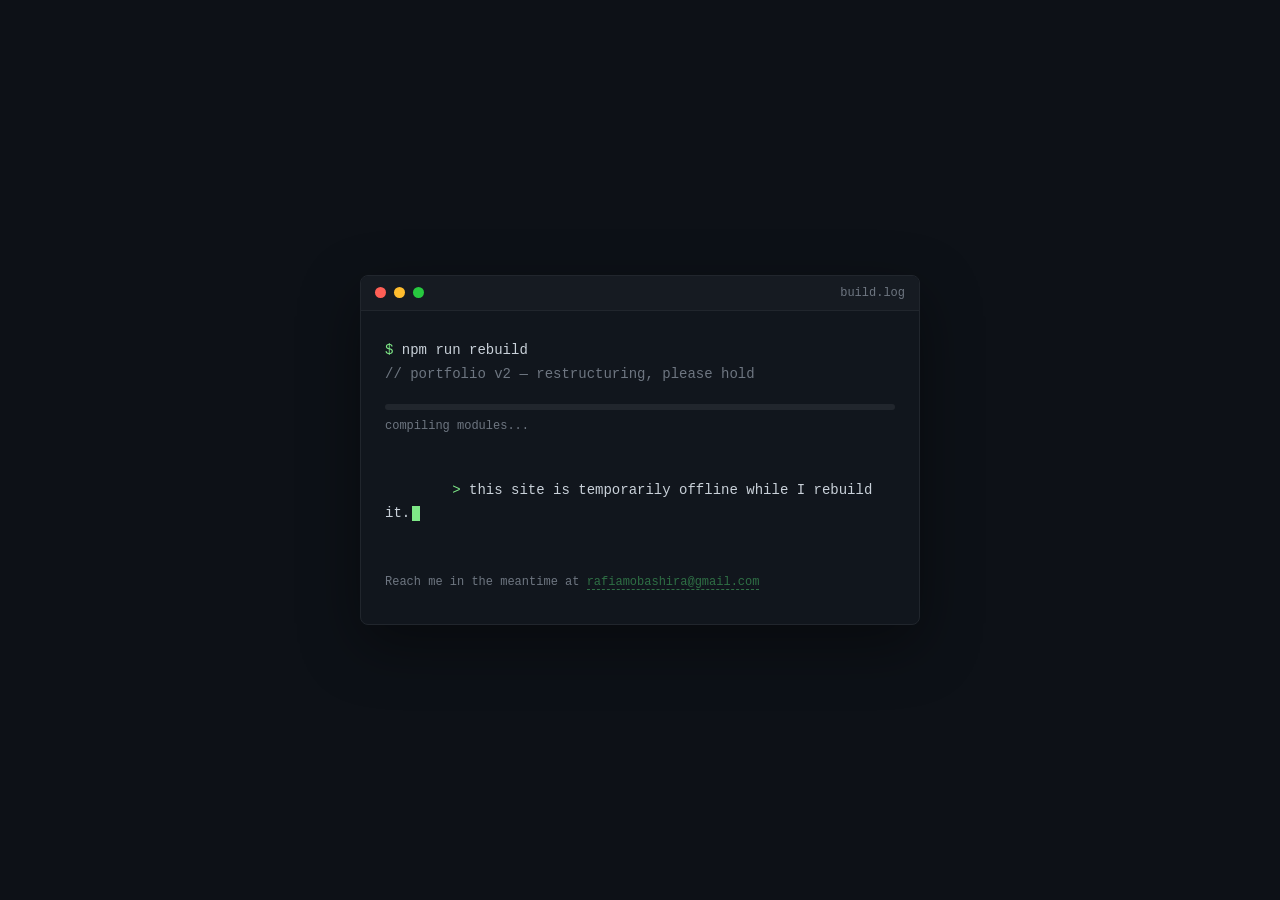
<file: index.html>
<!DOCTYPE html>
<html lang="en">
<head>
<meta charset="UTF-8">
<meta name="viewport" content="width=device-width, initial-scale=1.0">
<title>rebuilding —</title>
<style>
  :root {
    --bg: #0d1117;
    --bg-raised: #11161d;
    --text: #c9d1d9;
    --dim: #6e7681;
    --accent: #7ee787;
    --accent-dim: #2f6f45;
    --border: #21262d;
  }

  * { box-sizing: border-box; }

  html, body {
    height: 100%;
    margin: 0;
  }

  body {
    background: var(--bg);
    color: var(--text);
    font-family: 'SF Mono', 'Menlo', 'Consolas', 'Courier New', monospace;
    display: flex;
    align-items: center;
    justify-content: center;
    padding: 24px;
  }

  .terminal {
    width: 100%;
    max-width: 560px;
    background: var(--bg-raised);
    border: 1px solid var(--border);
    border-radius: 8px;
    overflow: hidden;
    box-shadow: 0 20px 60px rgba(0,0,0,0.4);
  }

  .titlebar {
    display: flex;
    align-items: center;
    gap: 8px;
    padding: 10px 14px;
    border-bottom: 1px solid var(--border);
    background: #161b22;
  }

  .dot {
    width: 11px;
    height: 11px;
    border-radius: 50%;
  }
  .dot.red { background: #ff5f56; }
  .dot.yellow { background: #ffbd2e; }
  .dot.green { background: #27c93f; }

  .titlebar span {
    margin-left: auto;
    font-size: 12px;
    color: var(--dim);
  }

  .body {
    padding: 28px 24px 32px;
    font-size: 14px;
    line-height: 1.7;
  }

  .line { white-space: pre-wrap; }
  .prompt { color: var(--accent); }
  .path { color: #79c0ff; }
  .comment { color: var(--dim); }

  .bar-track {
    margin: 18px 0 6px;
    height: 6px;
    background: #21262d;
    border-radius: 3px;
    overflow: hidden;
  }

  .bar-fill {
    height: 100%;
    width: 0%;
    background: var(--accent);
    border-radius: 3px;
    animation: fill 3.2s ease-in-out infinite;
  }

  @keyframes fill {
    0% { width: 4%; }
    60% { width: 78%; }
    100% { width: 92%; }
  }

  .pct {
    font-size: 12px;
    color: var(--dim);
  }

  .cursor {
    display: inline-block;
    width: 8px;
    height: 15px;
    background: var(--accent);
    margin-left: 2px;
    vertical-align: text-bottom;
    animation: blink 1s step-end infinite;
  }

  @keyframes blink {
    50% { opacity: 0; }
  }

  .footer {
    margin-top: 22px;
    font-size: 12px;
    color: var(--dim);
  }

  .footer a {
    color: var(--accent-dim);
    text-decoration: none;
    border-bottom: 1px dashed var(--accent-dim);
  }

  .footer a:hover {
    color: var(--accent);
    border-color: var(--accent);
  }

  @media (prefers-reduced-motion: reduce) {
    .bar-fill, .cursor { animation: none; width: 60%; opacity: 1; }
  }
</style>
</head>
<body>

  <div class="terminal">
    <div class="titlebar">
      <div class="dot red"></div>
      <div class="dot yellow"></div>
      <div class="dot green"></div>
      <span>build.log</span>
    </div>
    <div class="body">
      <div class="line"><span class="prompt">$</span> npm run rebuild</div>
      <div class="line comment">// portfolio v2 — restructuring, please hold</div>

      <div class="bar-track"><div class="bar-fill"></div></div>
      <div class="pct">compiling modules...</div>

      <div class="line" style="margin-top: 18px;">
        <span class="prompt">></span> this site is temporarily offline while I rebuild it.<span class="cursor"></span>
      </div>

      <div class="footer">
        Reach me in the meantime at <a href="mailto:rafiamobashira@gmail.com">rafiamobashira@gmail.com</a>
      </div>
    </div>
  </div>

</body>
</html>
</file>
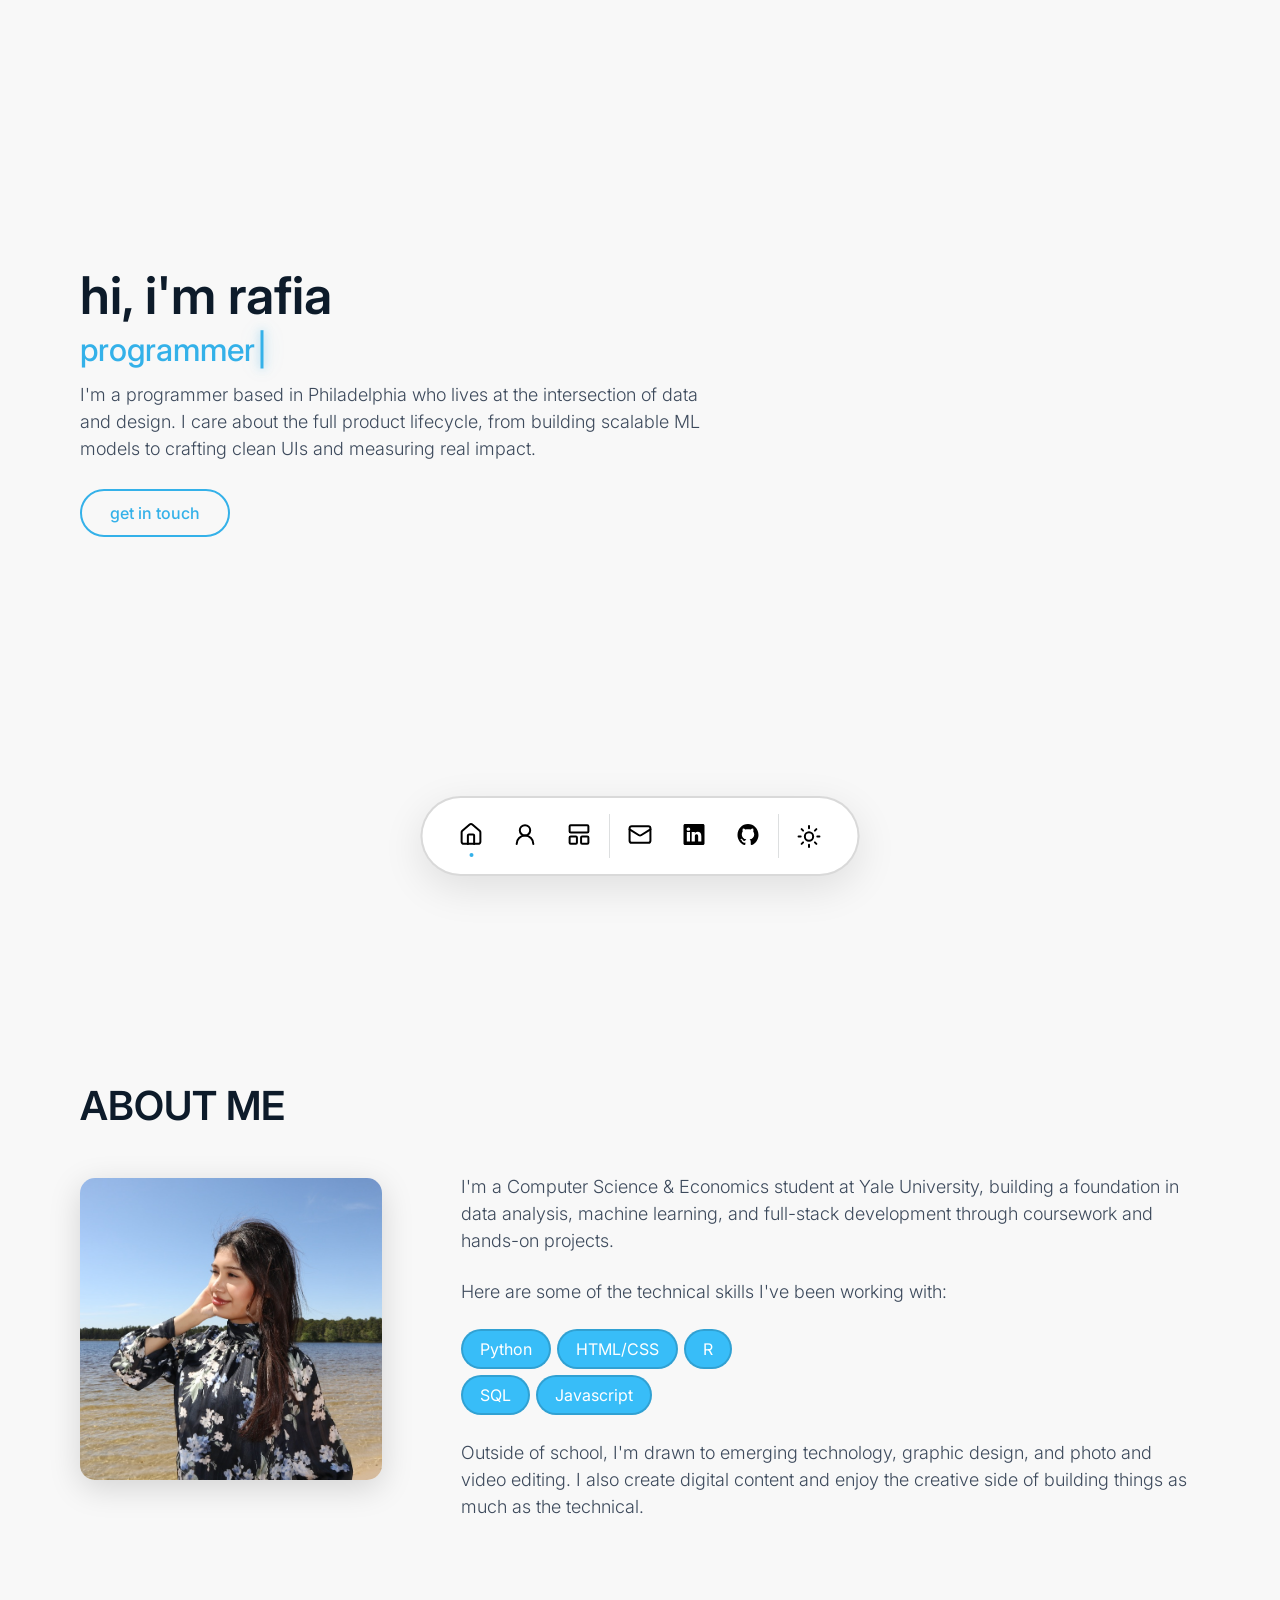
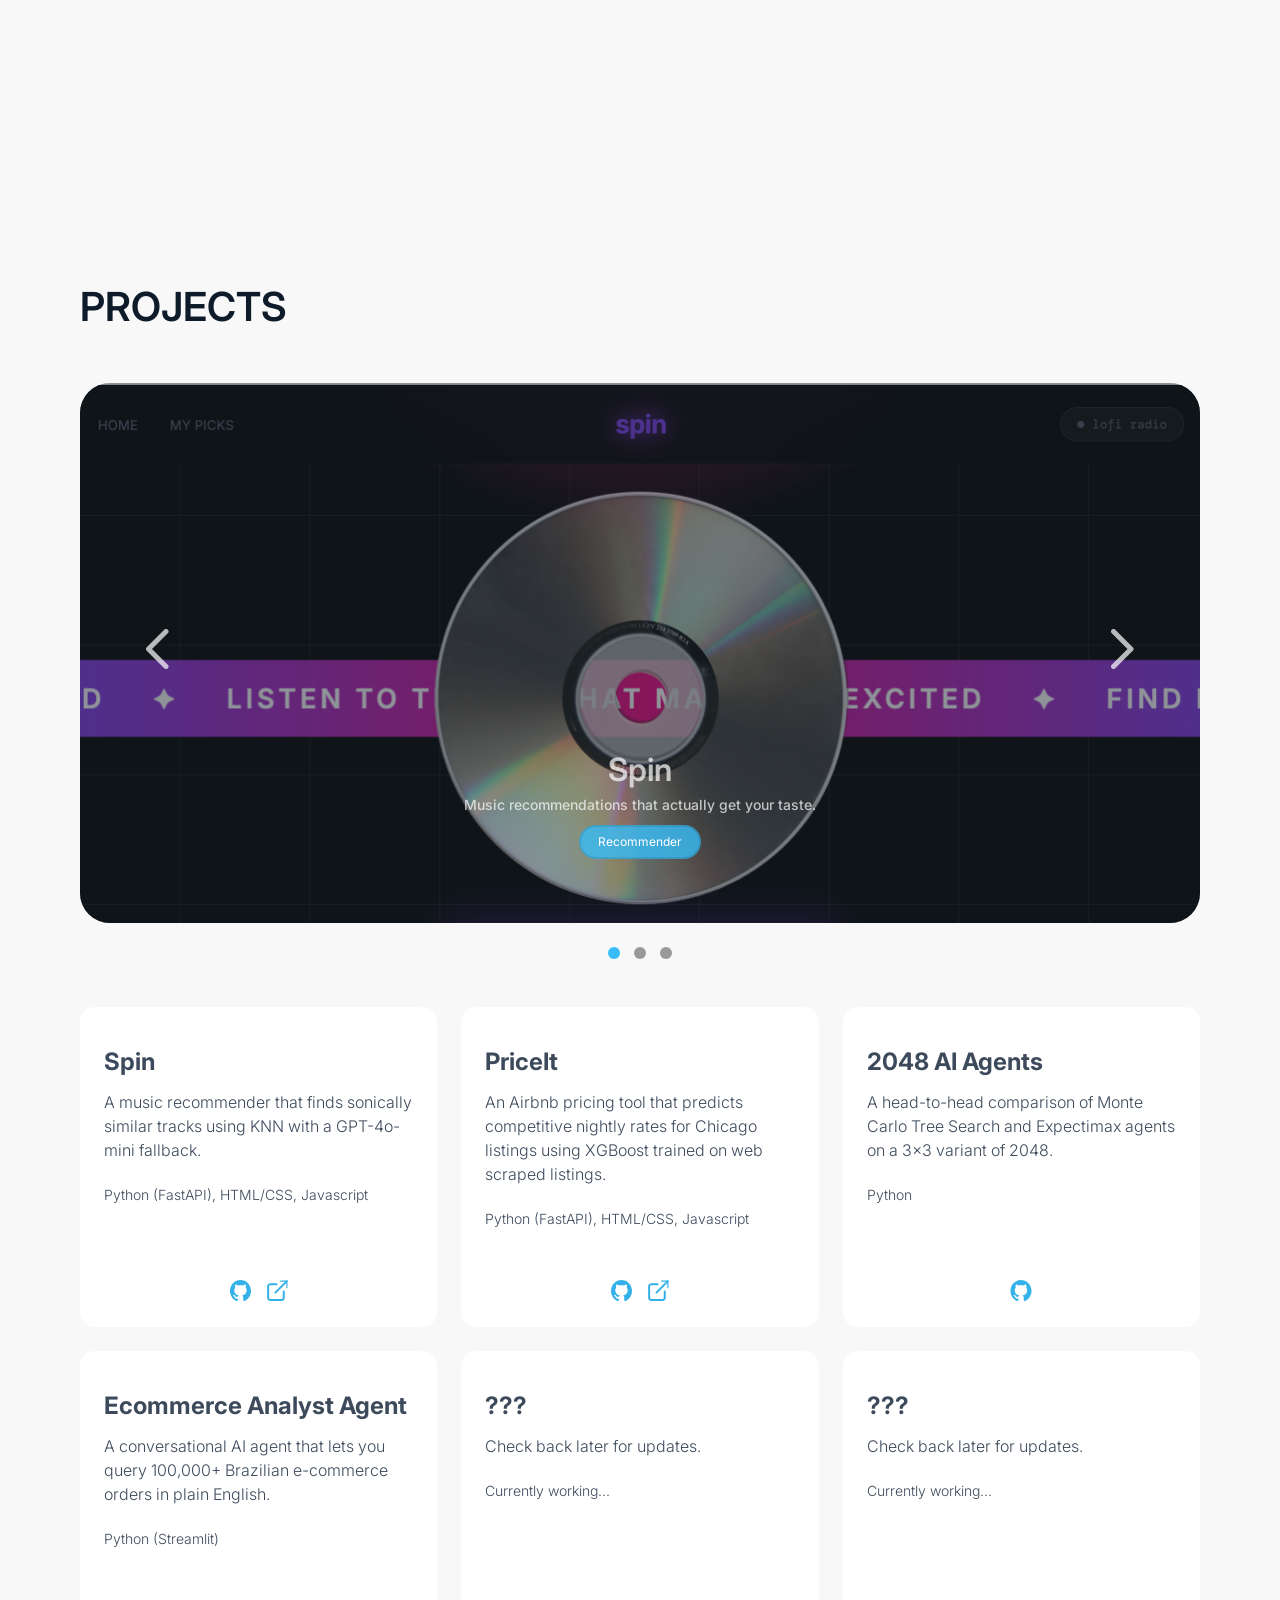
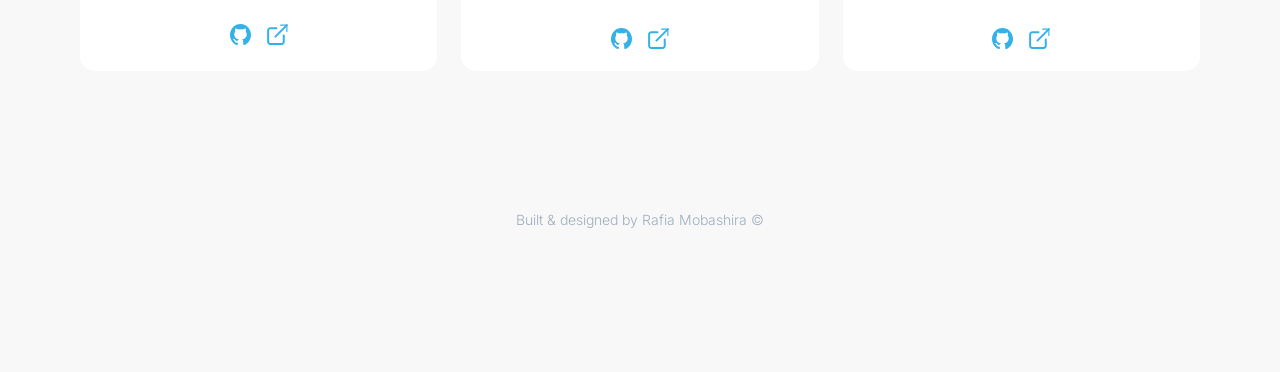
<file: temp.html>
<!DOCTYPE html>
<html lang="en">
<head>
    <meta charset="UTF-8">
    <meta name ="viewport" content="width=device-width, initial-scale=1.0">
    <title>Rafia</title>
    <link rel="icon" type="image/png" href="assets/logo_32.png">
    <link href="https://fonts.googleapis.com/css2?family=Inter:wght@300;400;500;600;700&display=swap" rel="stylesheet">
    <link rel="stylesheet" href="styles.css">
</head>
<body>

    <nav></nav>

    <main>
        <section id="hero" class="hero">
            <div class="container hero-grid">
                <div class="hero-text">
                    <h1 class="hero-greeting">hi, i'm rafia</h1>
                    <h3 class="hero-title" id="hero-title">data scientist<span class="cursor">|</span></h3>
                    <p class="hero-description">
                        I'm a programmer based in Philadelphia who lives at the intersection of data and design. I care about the full product lifecycle, from building scalable ML models to crafting clean UIs and measuring real impact.
                    </p>
                    <a href="mailto:rafiamobashira@gmail.com" class="hero-cta">get in touch</a>
                </div>

                <div class="hero-visual">
                    <!-- empty for now -->
                </div>
            </div>
        </section>

        <section id="about" class="about">
            <div class="container about-grid">

                <div class="about-left">
                    <div class="about-text">
                        <h1 class="about-title">ABOUT ME</h1>
                    </div>
                    <div class="about-image">
                        <div class="about-image-inner">
                            <img src="assets/profile.jpg" alt="Profile Picture">
                        </div>
                    </div>
                </div>

                <div class="about-right">
                    <div class="about-right-text">
                        <p class="about-t1">
                            I'm a Computer Science & Economics student at Yale University, building a foundation in data analysis, machine learning, and full-stack development through coursework and hands-on projects.
                        </p>
                        <p class="about-t2">
                            Here are some of the technical skills I've been working with:
                        </p>

                        <div class="about-skills-row">
                            <div class="skill-card">Python</div>
                            <div class="skill-card">HTML/CSS</div>
                            <div class="skill-card">R</div>
                            <div class="skill-card">SQL</div>
                            <div class="skill-card">Javascript</div>
                        </div>
                   
                        
                        <p class="about-t3">
                            Outside of school, I'm drawn to emerging technology, graphic design, and photo and video editing. I also create digital content and enjoy the creative side of building things as much as the technical.
                        </p>
                    </div>
                </div>

            </div>
        </section>

        <section id="projects" class="projects">
            <!--make carousel animation smooth-->
            <div class="container projects-grid">

                <h2 class="projects-text">PROJECTS</h2>

                <div class="carousel">
                    <div class="carousel-track">
                        <div class="carousel-item">
                            <img src="assets/mc_1.png" alt="Project 1" class="carousel-image">
                            <div class="carousel-text">
                                <h2 class="project-title">Spin</h2>
                                <p class="project-description">
                                    Music recommendations that actually get your taste.
                                </p>
                                <div class="skill-card">Recommender</div>
                            </div>
                        </div>

                        <div class="carousel-item">
                            <img src="assets/mc_2.png" alt="Project 2" class="carousel-image">
                            <div class="carousel-text">
                                <h2 class="project-title">PriceIt</h2>
                                <p class="project-description">
                                    Stop guessing your Airbnb rate. Let the data decide.
                                </p>
                                <div class="skill-card">Regression</div>
                            </div>
                        </div>

                        <div class="carousel-item">
                            <img src="assets/mc_3.png" alt="Project 3" class="carousel-image">
                            <div class="carousel-text">
                                <h2 class="project-title">Ecommerce Analyst Agent</h2>
                                <p class="project-description">
                                    Find patterns in 100,000+ orders, no SQL required.
                                </p>
                                <div class="skill-card">Agentic</div>
                            </div>
                        </div>
                    </div>

                    <button class="carousel-arrow left">
                        <img src="assets/left_arrow.svg" alt="Previous">
                    </button>
                    <button class="carousel-arrow right">
                        <img src="assets/right_arrow.svg" alt="Next">
                    </button>

                </div>
                
                <div class="carousel-dots">
                    <span class="dot active"></span>
                    <span class="dot"></span>
                    <span class="dot"></span>
                </div>

                <div class="project-gallery">
                    <div class="project-card">
                        <div class="project-card-text">
                            <h2 class="project-name">Spin</h2>
                            <p class="project-details">
                                A music recommender that finds sonically similar tracks using KNN with a GPT-4o-mini fallback.
                            </p>
                            <p class="project-side">
                                Python (FastAPI), HTML/CSS, Javascript
                            </p>
                        </div>

                        <div class="card-icon">
                            <a href="https://github.com/rafiamb/spin" target="_blank">
                                <img src="assets/github.svg" alt="github icon" class="github">
                            </a>
                            <a href="https://spin-dmpk.onrender.com" target="_blank">
                                <img src="assets/external.svg" alt="open external link icon" class="external">
                            </a>
                        </div>
                    </div>

                    <div class="project-card">
                        <div class="project-card-text">
                            <h2 class="project-name">PriceIt</h2>
                            <p class="project-details">
                                An Airbnb pricing tool that predicts competitive nightly rates for Chicago listings using XGBoost trained on web scraped listings.
                            </p>
                            <p class="project-side">
                                Python (FastAPI), HTML/CSS, Javascript
                            </p>
                        </div>

                        <div class="card-icon">
                            <a href="https://github.com/rafiamb/PriceIt" target="_blank">
                                <img src="assets/github.svg" alt="github icon" class="github">
                            </a>
                            <a href="https://priceit.onrender.com/" target="_blank">
                                <img src="assets/external.svg" alt="open external link icon" class="external">
                            </a>
                        </div>
                    </div>

                    <div class="project-card">
                        <div class="project-card-text">
                            <h2 class="project-name">2048 AI Agents</h2>
                            <p class="project-details">
                                A head-to-head comparison of Monte Carlo Tree Search and Expectimax agents on a 3×3 variant of 2048.
                            </p>
                            <p class="project-side">
                                Python
                            </p>
                        </div>

                        <div class="card-icon">
                            <a href="https://github.com/rafiamb/2048-mcts-expectimax" target="_blank">
                                <img src="assets/github.svg" alt="github icon" class="github">
                            </a>
                        </div>
                    </div>

                    <div class="project-card">
                        <div class="project-card-text">
                            <h2 class="project-name">Ecommerce Analyst Agent</h2>
                            <p class="project-details">
                                A conversational AI agent that lets you query 100,000+ Brazilian e-commerce orders in plain English.
                            </p>
                            <p class="project-side">
                                Python (Streamlit)
                            </p>
                        </div>

                        <div class="card-icon">
                            <a href="https://github.com/rafiamb/ecommerce-analytics-agent" target="_blank">
                                <img src="assets/github.svg" alt="github icon" class="github">
                            </a>
                            <a href="https://olist-agent.streamlit.app/" target="_blank">
                                <img src="assets/external.svg" alt="open external link icon" class="external">
                            </a>
                        </div>
                    </div>

                    <div class="project-card">
                        <div class="project-card-text">
                            <h2 class="project-name">???</h2>
                            <p class="project-details">
                                Check back later for updates.
                            </p>
                            <p class="project-side">
                                Currently working...
                            </p>
                        </div>

                        <div class="card-icon">
                            <img src="assets/github.svg" alt="github icon" class="github">
                            <img src="assets/external.svg" alt="open external link icon" class="external">
                        </div>
                    </div>

                    <div class="project-card">
                        <div class="project-card-text">
                            <h2 class="project-name">???</h2>
                            <p class="project-details">
                                Check back later for updates.
                            </p>
                            <p class="project-side">
                                Currently working...
                            </p>
                        </div>

                        <div class="card-icon">
                            <img src="assets/github.svg" alt="github icon" class="github">
                            <img src="assets/external.svg" alt="open external link icon" class="external">
                        </div>
                    </div>
                </div>
            </div>
        </section>
    </main>

    <nav class="bottom-nav">
        <a href="#hero" aria-label="Home">
            <img src="assets/home.svg" alt="" class="home">
        </a>
        <a href="#about" aria-label="About Me">
            <img src="assets/person.svg" alt="" class="about-icon">
        </a>
        <a href="#projects" aria-label="Projects">
            <img src="assets/projects.svg" alt="" class="projects-icon">
        </a>
        <img src="assets/line.svg" alt="divider" class="line1">
        <a href="mailto:rafiamobashira@gmail.com" aria-label="Contact">
            <img src="assets/mail.svg" alt="" class="contact">
        </a>
        <a href="https://www.linkedin.com/in/rafiamobashira"
            target="_blank"
            rel="noopener noreferrer"
            aria-label="LinkedIn">
            <img src="assets/li.svg" alt="" class="linkedin">
        </a>
        <a href="https://github.com/rafiamb" 
            target="_blank"
            rel="noopener noreferrer"
            aria-label="Github">
            <img src="assets/github_black.svg" alt="" class="github2">
        </a>
        <img src="assets/line.svg" alt="divider" class="line2">
        <img src="assets/brightness.svg" 
            alt="theme toggle" 
            class="theme"
            role="button"
            tabindex="0">
    </nav>

    <footer>
        <p>
            Built & designed by Rafia Mobashira ©
        </p>
    </footer>
    <script src="script.js"></script>
</body>
</html>
</file>
<file: styles.css>
* {
    box-sizing: border-box;
    margin: 0;
    padding: 0;
}

body {
    font-family: 'Inter', sans-serif;
    font-weight: 300;
    color: #3D4A5C;
    background-color: #F8F8F8;
}

body.dark {
    color: #A8B8CC;
    background-color: #121625;
}

.container {
    max-width: 1040px;
    margin: 0 auto;
    padding: 0;
}

.hero-grid {
    display: grid;
    grid-template-columns: repeat(12, 1fr);
    gap: 24px;
    align-items: start;
}

.hero {
    min-height: 100vh;
    padding: 120px 0 140px;
    display: flex;
    flex-direction: column;
    justify-content: center;
    padding-bottom: 220px;
}


.hero-text {
    grid-column: 1 / 8;
    display: flex;
    flex-direction: column;
    gap: 3px;
}

.hero-visual {
    grid-column: 9 / 11;
}

.hero-greeting {
    font-size: 52px;
    font-weight: 600;
    color: #0D1B2A;;
}

body.dark .hero-greeting {
    color: #E8EFFF;
}

.hero-title {
    font-size: 32px;
    font-weight: 500;
    color: #34B1E9;
    min-height: 1.5em;
 
}

.hero-description {
    font-size: 18px;
    line-height: 1.5;
    max-width: 678px;
}

.hero-cta {
    display: inline-block;
    margin-top: 24px;
    padding: 12px 28px;
    background-color: transparent;
    color: #34B1E9;
    font-size: 16px;
    font-weight: 500;
    border-radius: 30px;
    border: 2px solid #34B1E9;
    text-decoration: none;
    transition: box-shadow 0.3s ease, transform 0.2s ease;
    width: fit-content;
}

.hero-cta:hover {
    transform: translateY(-2px);
    animation: twinkle 1.5s ease-in-out infinite;
}

@keyframes twinkle {
    0%, 100% {
        box-shadow: 0 0 8px rgba(52, 177, 233, 0.4),
                    0 0 20px rgba(52, 177, 233, 0.2);
    }
    50% {
        box-shadow: 0 0 16px rgba(52, 177, 233, 0.8),
                    0 0 40px rgba(52, 177, 233, 0.4),
                    0 0 60px rgba(52, 177, 233, 0.15);
    }
}

.cursor {
    color: #34B1E9;
    margin-left: 2px;
    animation: blink 0.75s step-start infinite;
    text-shadow: 0 0 8px rgba(52, 177, 233, 0.5), 0 0 20px rgba(52, 177, 233, 0.25);
}

@keyframes blink {
    0%, 100% { opacity: 1; }
    50% { opacity: 0; }
}

.about {
    min-height: 100vh;
    padding: 120px 0 140px;
    display: flex;
    flex-direction: column;
    justify-content: center;
    padding-bottom: 220px;
}

.about-grid {
    display: grid;
    grid-template-columns: repeat(12, 1fr);
    gap: 24px;
    align-items: start;
}

.about-left {
    grid-column: 1 / span 4;
}

.about-text { /*delete*/
    margin-bottom: 0px;
}

.about-title {
    font-size: 40px;
    color: #0D1B2A;
    font-weight: 600;
    margin-bottom: 48px;
}

body.dark .about-title {
    color: #E8EFFF;
}

/* Reflective spinning card */
.about-image {
    width: 302px;
    height: 302px;
    perspective: 800px;
    overflow: visible;
    border-radius: 0;
    margin-top: 24px;
    cursor: pointer;
}

.about-image-inner {
    width: 100%;
    height: 100%;
    position: relative;
    transform-style: preserve-3d;
    border-radius: 15px;
    transition: transform 0.08s ease-out;
    box-shadow: 0 8px 32px rgba(0, 0, 0, 0.15);
}

.about-image-inner img {
    width: 100%;
    height: 100%;
    object-fit: cover;
    object-position: center;
    border-radius: 15px;
    display: block;
}

/* Shine overlay */
.about-image-inner::after {
    content: "";
    position: absolute;
    inset: 0;
    border-radius: 15px;
    background: radial-gradient(
        circle at var(--mx, 50%) var(--my, 50%),
        rgba(255, 255, 255, 0.35) 0%,
        rgba(255, 255, 255, 0.08) 40%,
        transparent 70%
    );
    pointer-events: none;
    transition: opacity 0.3s;
    opacity: 0;
}

.about-image:hover .about-image-inner::after {
    opacity: 1;
}

/* Spin animation on click */
.about-image-inner.spinning {
    animation: card-spin 0.7s cubic-bezier(0.4, 0, 0.2, 1);
}

@keyframes card-spin {
    0%   { transform: rotateY(0deg); }
    50%  { transform: rotateY(180deg) scale(1.05); }
    100% { transform: rotateY(360deg); }
}

.about-right {
    display: grid;
    grid-template-columns: repeat(12,);
    grid-column: 5 / -1;
    margin-top: 92px;
}

.about-right-text {
    font-size: 18px;
    font-weight: 300;
    line-height: 1.5;
}

.about-t1 {
    margin-bottom: 24px;
}

.about-skills-row {
    display: flex;
    flex-wrap: wrap;
    justify-content: flex-start;
    max-width: 300px;
    gap: 6px;
    margin: 24px 0px;
}

.skill-card {
    display: inline-block;
    background-color: #38BDF8;
    border-radius: 30px;
    border: 2px solid rgba(0,0,0,0.15);
    color: #fff;
    font-size: 16px;
    font-weight: 400;
    padding: 6px 17px;
    width: fit-content;
    white-space: nowrap;
}

.project {
    min-height: 100vh; 
}

.projects-grid {
    display: grid;
    grid-template-columns: repeat(12, 1fr);
    gap: 24px;
    align-items: start;
}

.projects-text {
    margin-top: 82px;
    color: #0D1B2A;
    font-size: 40px;
    font-weight: 600;
    grid-column: 1 / span 3;
    margin-bottom: 28px;
}

body.dark .projects-text {
    color: #E8EFFF;
}

.carousel {
    grid-column: 1 / -1;
    position: relative;
    width: 100%;
    max-width: 1182px;
    border-radius: 30px;
    margin: 0 auto; /* center element */
    overflow: hidden;
}

.carousel-track {
    display: flex;
    transition: transform 0.5s ease-in-out;
}

.carousel-item {
    position: relative;
    min-width: 100%;
    height: 540px;
    overflow: hidden;
}

.carousel-item::after {
    content: "";
    position: absolute;
    inset: 0;
    background-color: rgba(31, 41, 51, 0.5);
    pointer-events: none; 
    z-index: 1; 
}

.carousel-image {
    width: 100%;
    height: 100%;
    display: block;
    object-fit: cover;
}

.carousel-text {
    position: absolute;
    bottom: 64px;
    left: 50%;
    transform: translateX(-50%);
    color: #fff;
    text-align: center;
    z-index: 2;
    line-height: 1.5;
}

.project-title {
    font-size: 32px;
    font-weight: 600;
    opacity: 0.7;
}

.project-description {
    font-size: 14px;
    font-weight: 500;
    opacity: 0.7;
    margin-bottom: 10px;
}

.carousel-arrow {
    position: absolute;
    top: 50%;
    transform: translateY(-50%);
    font-size: 32px;
    background: none;
    color: #fff;
    border: none;
    padding: 8px 16px;
    cursor: pointer;
    z-index: 2;
}

.carousel-arrow.left {
    left: 50px;
}

.carousel-arrow.right {
    right: 50px;
}

.carousel .skill-card {
    font-size: 12px;
    background-color: rgba(56, 189, 248, 0.8);
    border: 2px solid rgba(0,0,0,0.1);

}

.carousel-dots {
    grid-column: 1 / -1; /* without this line, dots centred in the grid cell it's in */
    display: flex;
    align-items: center;
    justify-content: center;
    gap: 6px;
}

.carousel-dots .dot {
    height: 12px;
    width: 12px;
    margin: 0 4px;
    background-color: #999;
    border-radius: 50%;
    cursor: pointer;
}

.carousel-dots .dot.active {
    background-color: #38BDF8;
}

.project-gallery {
    grid-column: 1 / -1;
    display: grid;
    grid-template-columns: repeat(3, 1fr);
    padding-top: 24px;
    gap: 24px;
    width: 100%;
}

.project-card {
    position: relative;
    background-color: #fff;
    border-radius: 15px;
    padding: 40px 24px;
    width: 100%;
    height: 320px;
}

body.dark .project-card {
    background-color: #1A1F35;
}

body.dark .project-details {
    opacity: 0.7;
}

body.dark .project-side {
    opacity: 0.7;
    color: #7A8FA6;
}

body.dark .project-card:hover {
    background-color: #1E2440;
}

.project-name {
    font-size: 24px;
    font-weight:700;
    margin-bottom: 14px;
}

.project-details {
    font-size: 16px;
    font-weight: 300px;
    margin-bottom: 24px;
    line-height: 1.5;
}

.project-side {
    font-size: 14px;
}

.card-icon {
    position: absolute;
    bottom: 20px;
    left: 50%;
    transform: translateX(-50%);
    display: flex;       
    align-items: center; 
}

.external {
    margin-left: 12px;
}

.project-card:hover {
    background-color: #E2E8F0;
    transform: translateY(-8px);
}

.bottom-nav {
    position: fixed;
    bottom: 24px;
    left: 50%;
    transform: translateX(-50%);
    
    display: flex;
    align-items: center;
    gap: 29px;
    
    background: #fff;
    padding: 16px 36px;
    border-radius: 80px;
    border: 2px solid rgba(0, 0, 0, 0.15);
    box-shadow: 0 12px 40px rgba(0, 0, 0, 0.1);
}

/* Navbar icon hover animation */
.bottom-nav a img,
.bottom-nav .theme {
    transition: transform 0.2s cubic-bezier(0.34, 1.56, 0.64, 1);
}

.bottom-nav a:hover img,
.bottom-nav .theme:hover {
    transform: scale(1.3) translateY(-3px);
}

/* Active nav indicator */
.bottom-nav a {
    position: relative;
}

.bottom-nav a::after {
    content: "";
    position: absolute;
    bottom: -6px;
    left: 50%;
    transform: translateX(-50%) scale(0);
    width: 4px;
    height: 4px;
    background-color: #34B1E9;
    border-radius: 50%;
    transition: transform 0.2s cubic-bezier(0.34, 1.56, 0.64, 1);
}

.bottom-nav a.active::after {
    transform: translateX(-50%) scale(1);
}

.line1, .line2 {
    margin: 0px -12px;
}

footer {
    text-align: center;
    font-size: 14px;
    margin-top: 140px;
    margin-bottom: 144px;
    opacity: 0.7;
    color: #7A8FA6;
}

body.dark .bottom-nav {
    background: #222A4A;
    border: 2px solid rgba(255, 255, 255, 0.08);
    box-shadow: 0 12px 40px rgba(0, 0, 0, 0.5);

}

body.dark .home {
    content: url("assets/home_dark.svg")
} /* fix this */

body.dark .about-icon {
    content: url("assets/person_dark.svg");
}

body.dark .projects-icon {
    content: url("assets/projects_dark.svg");
}

body.dark .contact {
    content: url("assets/mail_dark.svg");
}

body.dark .linkedin {
    content: url("assets/li_dark.svg");
}

body.dark .github2 {
    content: url("assets/github_dark.svg");
}

body.dark .theme {
    content: url("assets/moon.svg");
}

body.dark .line1, 
body.dark .line2 {
    content: url("assets/line_dark.svg");
}

@media (max-width: 1440px) {
    .container {
        max-width: 100%;
        padding: 0 80px;
    }
}

/* Tablet landscape */
@media (max-width: 1024px) {
    .container {
        padding: 0 48px;
    }

    .hero-text {
        grid-column: 1 / -1;
    }

    .hero-visual {
        display: none;
    }

    .hero-greeting {
        font-size: 52px;
    }

    .hero-title {
        font-size: 30px;
    }

    .hero-description {
        font-size: 18px;
        max-width: 100%;
    }

    .about-left {
        grid-column: 1 / span 5;
    }

    .about-right {
        grid-column: 6 / -1;
        margin-top: 92px;
    }

    .about-title {
        font-size: 40px;
    }

    .about-image {
        width: 260px;
        height: 260px;
    }

    .about-right-text {
        font-size: 17px;
    }

    .projects-text {
        font-size: 40px;
        grid-column: 1 / -1;
    }

    .project-gallery {
        grid-template-columns: repeat(2, 1fr);
    }
}

/* Tablet portrait */
@media (max-width: 768px) {
    .container {
        padding: 0 32px;
    }

    .hero-grid {
        display: flex;
        flex-direction: column;
    }

    .hero-greeting {
        font-size: 44px;
    }

    .hero-title {
        font-size: 26px;
    }

    .hero-description {
        font-size: 16px;
    }

    .about-grid {
        display: flex;
        flex-direction: column;
        gap: 32px;
    }

    .about-left {
        width: 100%;
    }

    .about-right {
        margin-top: 0;
        width: 100%;
    }

    .about-title {
        font-size: 36px;
        margin-bottom: 24px;
    }

    .about-image {
        width: 240px;
        height: 240px;
    }

    .about-right-text {
        font-size: 16px;
    }

    .projects-grid {
        display: flex;
        flex-direction: column;
    }

    .projects-text {
        font-size: 36px;
        margin-top: 60px;
    }

    .carousel-item {
        height: 380px;
    }

    .carousel-text {
        top: 260px;
    }

    .carousel-dots {
        width: 100%;
        justify-content: center;
    }

    .project-title {
        font-size: 24px;
    }

    .carousel-arrow.left {
        left: 16px;
    }

    .carousel-arrow.right {
        right: 16px;
    }

    GALLERY_START {
        flex-direction: column;
        align-items: center;
    }

    .project-card {
        width: 100%;
        max-width: 480px;
        height: auto;
        min-height: 260px;
        padding-bottom: 60px;
    }

    .bottom-nav {
        gap: 20px;
        padding: 14px 24px;
    }
}

/* Mobile */
@media (max-width: 480px) {
    .container {
        padding: 0 20px;
    }

    .hero-greeting {
        font-size: 36px;
    }

    .hero-title {
        font-size: 22px;
    }

    .hero-description {
        font-size: 15px;
    }

    .about-title {
        font-size: 30px;
    }

    .about-image {
        width: 200px;
        height: 200px;
    }

    .projects-text {
        font-size: 30px;
    }

    .carousel-item {
        height: 300px;
    }

    .carousel-text {
        top: 190px;
        width: 90%;
    }

    .project-name {
        font-size: 24px;
    }

    .bottom-nav {
        gap: 16px;
        padding: 12px 18px;
        bottom: 16px;
    }

    .line1, .line2 {
        display: none;
    }
}
</file>
